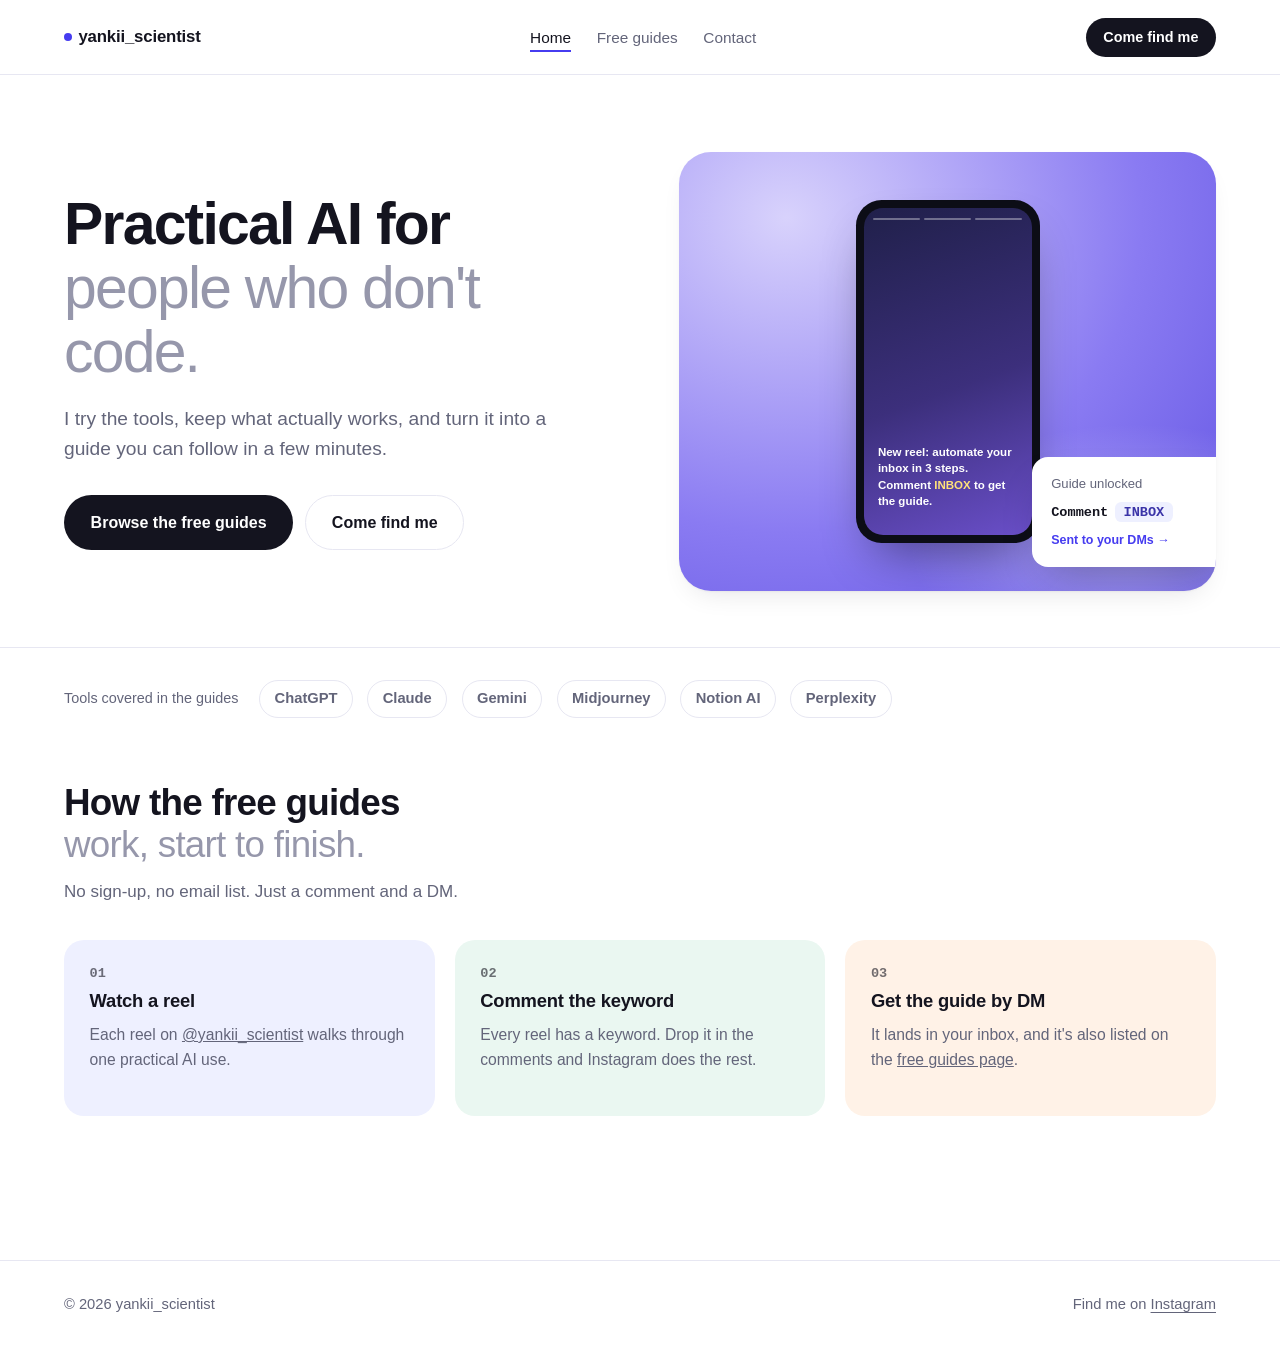
<file: index.html>
<!doctype html>
<html lang="en">
<head>
<meta charset="utf-8">
<meta name="viewport" content="width=device-width,initial-scale=1">
<meta name="color-scheme" content="light dark">
<title>yankii_scientist | Practical AI for non-coders</title>
<meta name="description" content="Practical AI for people who don't code. Short, plain-English guides you can use today.">
<link rel="icon" href="data:,">
<link rel="stylesheet" href="assets/style.css">
</head>
<body>
<a class="skip" href="#main">Skip to content</a>
<header class="site"><div class="wrap">
  <a class="logo" href="index.html"><span class="dot" aria-hidden="true"></span>yankii_scientist</a>
  <nav aria-label="Main"><ul>
    <li><a href="index.html" aria-current="page">Home</a></li>
    <li><a href="guides/index.html">Free guides</a></li>
    <li><a href="contact/index.html">Contact</a></li>
  </ul></nav>
  <a class="nav-cta" href="contact/index.html">Come find me</a>
</div></header>

<main id="main">
  <section class="hero">
    <div class="wrap">
      <div>
        <h1>Practical AI for<span class="soft">people who don't code.</span></h1>
        <p class="lead">I try the tools, keep what actually works, and turn it into a guide you can follow in a few minutes.</p>
        <div class="btns">
          <a class="pill solid" href="guides/index.html">Browse the free guides</a>
          <a class="pill outline" href="contact/index.html">Come find me</a>
        </div>
      </div>
      <div class="panel" aria-hidden="true">
        <div class="reel">
          <div class="screen">
            <div class="bars"><span></span><span></span><span></span></div>
            <p class="cap">New reel: automate your inbox in 3 steps.<br>Comment <b>INBOX</b> to get the guide.</p>
          </div>
        </div>
        <div class="card-float">
          <p>Guide unlocked</p>
          <div class="kwrow">Comment <b>INBOX</b></div>
          <div class="arrow">Sent to your DMs →</div>
        </div>
      </div>
    </div>
  </section>

  <section class="toolstrip">
    <div class="wrap">
      <span class="label">Tools covered in the guides</span>
      <span class="chip">ChatGPT</span><span class="chip">Claude</span><span class="chip">Gemini</span>
      <span class="chip">Midjourney</span><span class="chip">Notion AI</span><span class="chip">Perplexity</span>
    </div>
  </section>

  <section class="how">
    <div class="wrap">
      <div class="section-head reveal">
        <h2>How the free guides<span class="soft">work, start to finish.</span></h2>
        <p>No sign-up, no email list. Just a comment and a DM.</p>
      </div>
      <ol class="steps">
        <li class="step reveal"><span class="n">01</span><h3>Watch a reel</h3><p>Each reel on <a href="https://www.instagram.com/yankii_scientist/">@yankii_scientist</a> walks through one practical AI use.</p></li>
        <li class="step reveal"><span class="n">02</span><h3>Comment the keyword</h3><p>Every reel has a keyword. Drop it in the comments and Instagram does the rest.</p></li>
        <li class="step reveal"><span class="n">03</span><h3>Get the guide by DM</h3><p>It lands in your inbox, and it's also listed on the <a href="guides/index.html">free guides page</a>.</p></li>
      </ol>
    </div>
  </section>
</main>

<footer class="site"><div class="wrap">
  <span>&copy; <span id="yr">2026</span> yankii_scientist</span>
  <span>Find me on <a href="https://www.instagram.com/yankii_scientist/">Instagram</a></span>
</div></footer>
<script>document.getElementById('yr').textContent=new Date().getFullYear();</script>
<script src="assets/reveal.js"></script>
</body>
</html>
</file>
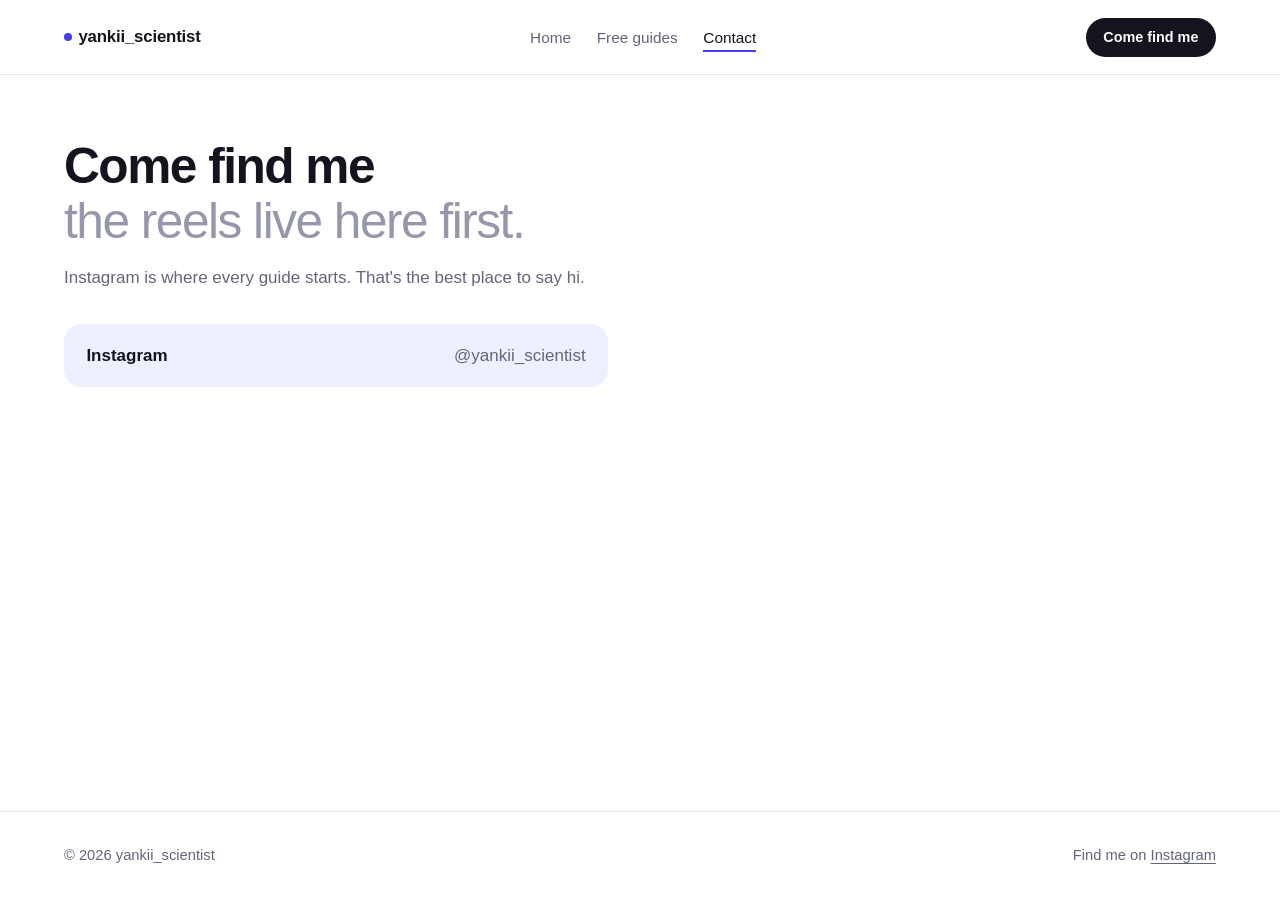
<file: contact/index.html>
<!doctype html>
<html lang="en">
<head>
<meta charset="utf-8">
<meta name="viewport" content="width=device-width,initial-scale=1">
<meta name="color-scheme" content="light dark">
<title>Contact | yankii_scientist</title>
<meta name="description" content="Come find me on Instagram and other places online.">
<link rel="icon" href="data:,">
<link rel="stylesheet" href="../assets/style.css">
</head>
<body>
<a class="skip" href="#main">Skip to content</a>
<header class="site"><div class="wrap">
  <a class="logo" href="../index.html"><span class="dot" aria-hidden="true"></span>yankii_scientist</a>
  <nav aria-label="Main"><ul>
    <li><a href="../index.html">Home</a></li>
    <li><a href="../guides/index.html">Free guides</a></li>
    <li><a href="../contact/index.html" aria-current="page">Contact</a></li>
  </ul></nav>
  <a class="nav-cta" href="../contact/index.html">Come find me</a>
</div></header>

<main id="main">
  <section class="page-head wrap">
    <h1>Come find me<span class="soft">the reels live here first.</span></h1>
    <p>Instagram is where every guide starts. That's the best place to say hi.</p>
    <ul class="find" id="find">
      <li><a href="https://www.instagram.com/yankii_scientist/"><span class="k">Instagram</span><span class="v">@yankii_scientist</span></a></li>
    </ul>
  </section>
</main>

<footer class="site"><div class="wrap">
  <span>&copy; <span id="yr">2026</span> yankii_scientist</span>
  <span>Find me on <a href="https://www.instagram.com/yankii_scientist/">Instagram</a></span>
</div></footer>
<script>document.getElementById('yr').textContent=new Date().getFullYear();</script>
<script src="contact.js"></script>
<script src="find.js"></script>
</body>
</html>
</file>
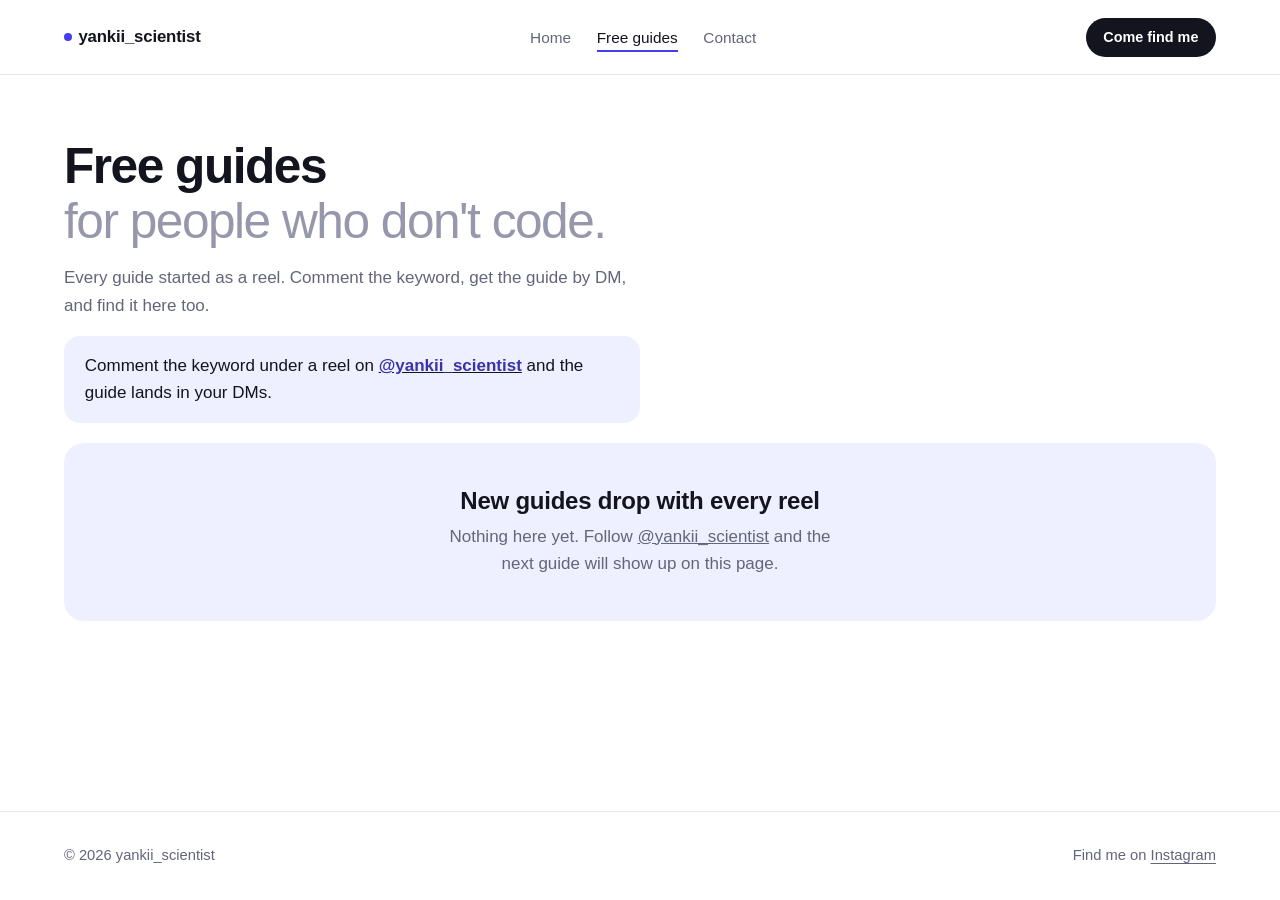
<file: guides/index.html>
<!doctype html>
<html lang="en">
<head>
<meta charset="utf-8">
<meta name="viewport" content="width=device-width,initial-scale=1">
<meta name="color-scheme" content="light dark">
<title>Free guides | yankii_scientist</title>
<meta name="description" content="Free, plain-English AI guides from the reels on @yankii_scientist. Filter by topic or AI tool.">
<link rel="icon" href="data:,">
<link rel="stylesheet" href="../assets/style.css">
</head>
<body>
<a class="skip" href="#main">Skip to content</a>
<header class="site"><div class="wrap">
  <a class="logo" href="../index.html"><span class="dot" aria-hidden="true"></span>yankii_scientist</a>
  <nav aria-label="Main"><ul>
    <li><a href="../index.html">Home</a></li>
    <li><a href="../guides/index.html" aria-current="page">Free guides</a></li>
    <li><a href="../contact/index.html">Contact</a></li>
  </ul></nav>
  <a class="nav-cta" href="../contact/index.html">Come find me</a>
</div></header>

<main id="main">
  <section class="page-head wrap">
    <h1>Free guides<span class="soft">for people who don't code.</span></h1>
    <p>Every guide started as a reel. Comment the keyword, get the guide by DM, and find it here too.</p>
    <div class="note"><p>Comment the keyword under a reel on <a href="https://www.instagram.com/yankii_scientist/"><b>@yankii_scientist</b></a> and the guide lands in your DMs.</p></div>
  </section>
  <section class="wrap" aria-label="Guide library">
    <div class="filters" id="filters" hidden>
      <label for="f-topic">Topic</label>
      <select id="f-topic"><option value="">All topics</option></select>
      <label for="f-tool">AI tool</label>
      <select id="f-tool"><option value="">All tools</option></select>
    </div>
    <p class="count" id="count" role="status" aria-live="polite" hidden></p>
    <ul class="grid" id="grid"></ul>
    <div class="empty" id="empty">
      <h2>New guides drop with every reel</h2>
      <p>Nothing here yet. Follow <a href="https://www.instagram.com/yankii_scientist/">@yankii_scientist</a> and the next guide will show up on this page.</p>
    </div>
    <div class="empty" id="nomatch" hidden>
      <h2>No guides match those filters</h2>
      <p>Try a different topic or tool, or reset both to see everything.</p>
    </div>
  </section>
</main>

<footer class="site"><div class="wrap">
  <span>&copy; <span id="yr">2026</span> yankii_scientist</span>
  <span>Find me on <a href="https://www.instagram.com/yankii_scientist/">Instagram</a></span>
</div></footer>
<script>document.getElementById('yr').textContent=new Date().getFullYear();</script>
<script src="guides.js"></script>
<script src="app.js"></script>
</body>
</html>
</file>
<file: assets/style.css>
:root{
  --bg:#ffffff; --bg-soft:#f6f6fb; --card:#ffffff; --ink:#14141f; --grey:#9697ab; --muted:#63657a;
  --line:#e7e7f2; --accent:#463cf0; --accent-ink:#ffffff;
  --panel-1:#d8d2fc; --panel-2:#8a7bf2; --panel-3:#5b4de0;
  --tint-a:#eef0ff; --tint-a-ink:#3b34a8;
  --tint-b:#eaf7f1; --tint-b-ink:#1f7a55;
  --tint-c:#fff2e7; --tint-c-ink:#a35a1f;
  --shadow:0 1px 2px rgba(20,20,31,.04), 0 12px 28px -12px rgba(20,20,31,.12);
  --font:-apple-system,"Segoe UI",Inter,Roboto,Helvetica,Arial,sans-serif;
  --mono:ui-monospace,"SF Mono",Menlo,Consolas,monospace;
}
@media (prefers-color-scheme:dark){
  :root{
    --bg:#0c0d16; --bg-soft:#13142280; --card:#151726; --ink:#f0f0f8; --grey:#797ba0; --muted:#a6a8c6;
    --line:#262845; --accent:#8b7dff; --accent-ink:#0c0d16;
    --panel-1:#2a2460; --panel-2:#40349a; --panel-3:#584bd4;
    --tint-a:#1a1c38; --tint-a-ink:#c2bcff;
    --tint-b:#122a22; --tint-b-ink:#6fdcac;
    --tint-c:#2a1e10; --tint-c-ink:#f2b876;
    --shadow:0 1px 2px rgba(0,0,0,.3), 0 12px 28px -12px rgba(0,0,0,.5);
  }
}
*{box-sizing:border-box}
html{scroll-behavior:smooth}
body{margin:0;background:var(--bg);color:var(--ink);font:400 1.0625rem/1.6 var(--font);min-height:100vh;display:flex;flex-direction:column;-webkit-font-smoothing:antialiased}
main{flex:1}
a{color:inherit}
:focus-visible{outline:2px solid var(--accent);outline-offset:3px;border-radius:4px}
.wrap{width:min(72rem,100% - 3rem);margin-inline:auto}
.skip{position:absolute;left:-999px;top:0;background:var(--ink);color:var(--bg);padding:.6rem 1rem;z-index:20}
.skip:focus{left:1rem;top:1rem}

/* Nav */
header.site{position:sticky;top:0;z-index:10;background:color-mix(in srgb, var(--bg) 88%, transparent);backdrop-filter:blur(10px);border-bottom:1px solid var(--line)}
header.site .wrap{display:flex;align-items:center;justify-content:space-between;gap:.75rem 1rem;padding-block:1.1rem;flex-wrap:wrap}
.logo{font:700 1.05rem/1 var(--font);letter-spacing:-.01em;text-decoration:none;display:flex;align-items:center;gap:.4rem}
.logo .dot{width:.5rem;height:.5rem;border-radius:50%;background:var(--accent);display:inline-block}
nav ul{display:flex;gap:1.6rem;list-style:none;margin:0;padding:0}
nav a{text-decoration:none;font-weight:500;font-size:.96rem;color:var(--muted);padding:.3rem 0;border-bottom:2px solid transparent}
nav a:hover{color:var(--ink)}
nav a[aria-current="page"]{color:var(--ink);border-color:var(--accent)}
.nav-cta{display:inline-flex;align-items:center;white-space:nowrap;padding:.5rem 1.1rem;border-radius:999px;background:var(--ink);color:var(--bg);font-weight:600;font-size:.9rem;text-decoration:none}
.nav-cta:hover{opacity:.85}
@media (max-width:560px){
  .nav-cta{display:none}
}

/* Footer */
footer.site{border-top:1px solid var(--line);margin-top:5rem;padding-block:2rem}
footer.site .wrap{display:flex;flex-wrap:wrap;justify-content:space-between;gap:.75rem 2rem;color:var(--muted);font-size:.92rem}
footer.site a{text-decoration:underline;text-underline-offset:3px}

/* Buttons */
.btns{display:flex;flex-wrap:wrap;gap:.75rem}
.pill{display:inline-flex;align-items:center;justify-content:center;padding:.85rem 1.6rem;border-radius:999px;font-weight:600;font-size:1rem;text-decoration:none;border:1px solid transparent;transition:transform .15s ease,opacity .15s ease}
.pill.solid{background:var(--ink);color:var(--bg)}
.pill.outline{background:transparent;color:var(--ink);border-color:var(--line)}
.pill:hover{transform:translateY(-1px);opacity:.9}
@media (prefers-reduced-motion:reduce){.pill:hover{transform:none}}

/* Hero */
.hero{padding-block:clamp(2.5rem,6vw,5rem) clamp(2rem,5vw,3.5rem)}
.hero .wrap{display:grid;grid-template-columns:1.05fr 1fr;gap:clamp(2rem,4vw,4rem);align-items:center}
.hero h1{font:600 clamp(2.6rem,4.6vw,3.9rem)/1.08 var(--font);letter-spacing:-.03em;margin:0 0 1.3rem}
.hero h1 .soft{display:block;color:var(--grey);font-weight:500}
.hero p.lead{font-size:1.2rem;line-height:1.55;color:var(--muted);max-width:32rem;margin:0 0 2rem}
.hero .btns{margin-bottom:0}

/* Hero visual: gradient panel with reel mock + guide card */
.panel{position:relative;border-radius:2rem;background:radial-gradient(120% 130% at 20% 15%,var(--panel-1),var(--panel-2) 55%,var(--panel-3) 100%);padding:clamp(2rem,4vw,3rem);min-height:22rem;display:flex;align-items:center;justify-content:center;overflow:hidden;box-shadow:var(--shadow)}
.panel::before{content:"";position:absolute;inset:0;background:radial-gradient(60% 40% at 85% 90%,rgba(255,255,255,.35),transparent 70%)}
.reel{position:relative;width:11.5rem;background:#0c0d16;border-radius:1.6rem;padding:.5rem;box-shadow:0 25px 50px -18px rgba(0,0,0,.45);z-index:1}
.reel .screen{background:linear-gradient(160deg,#20204a,#3c2f7c 55%,#6a4fc9);border-radius:1.2rem;aspect-ratio:9/17.5;position:relative;overflow:hidden;display:flex;flex-direction:column;justify-content:flex-end;padding:.9rem}
.reel .bars{position:absolute;top:.6rem;left:.6rem;right:.6rem;display:flex;gap:.25rem}
.reel .bars span{height:2px;flex:1;background:rgba(255,255,255,.35);border-radius:2px}
.reel .cap{color:#fff;font-size:.72rem;line-height:1.4;font-weight:600}
.reel .cap b{color:#ffe27a}
.card-float{position:absolute;right:-1rem;bottom:1.5rem;background:var(--card);color:var(--ink);border-radius:1rem;padding:1rem 1.2rem;box-shadow:0 20px 40px -16px rgba(20,20,31,.35);width:12.5rem;z-index:2}
.card-float p{margin:0;font-size:.82rem;color:var(--muted)}
.card-float .kwrow{display:flex;align-items:center;gap:.4rem;margin-top:.5rem;font:700 .85rem var(--mono)}
.card-float .kwrow b{background:var(--tint-a);color:var(--tint-a-ink);padding:.15rem .55rem;border-radius:.4rem}
.card-float .arrow{margin-top:.55rem;font-size:.78rem;font-weight:600;color:var(--accent)}

/* Tool strip */
.toolstrip{padding-block:2rem 3rem;border-top:1px solid var(--line)}
.toolstrip .wrap{display:flex;flex-wrap:wrap;align-items:center;gap:.9rem}
.toolstrip .label{color:var(--muted);font-size:.9rem;margin-right:.4rem}
.chip{font-size:.92rem;font-weight:600;color:var(--muted);padding:.4rem .9rem;border:1px solid var(--line);border-radius:999px}

/* Section heading */
.section-head{max-width:34rem;margin-bottom:2.2rem}
.section-head h2{font:600 clamp(1.7rem,3vw,2.3rem)/1.15 var(--font);letter-spacing:-.02em;margin:0}
.section-head h2 .soft{color:var(--grey);display:block;font-weight:500}
.section-head p{color:var(--muted);margin:.7rem 0 0}

/* Feature / how-it-works cards */
.how{padding-block:1rem 4rem}
.steps{list-style:none;margin:0;padding:0;display:grid;gap:1.25rem;grid-template-columns:repeat(3,1fr)}
.step{border-radius:1.25rem;padding:1.6rem;background:var(--tint-a);min-height:11rem;display:flex;flex-direction:column;gap:.6rem}
.step:nth-child(2){background:var(--tint-b)}
.step:nth-child(3){background:var(--tint-c)}
.step .n{font:700 .85rem var(--mono);opacity:.6}
.step h3{margin:0;font:600 1.15rem var(--font);letter-spacing:-.01em}
.step p{margin:0;color:var(--muted);font-size:.98rem}

/* Reveal on scroll */
.reveal{opacity:0;transform:translateY(14px);transition:opacity .6s ease,transform .6s ease}
.reveal.in{opacity:1;transform:none}
@media (prefers-reduced-motion:reduce){.reveal{opacity:1;transform:none;transition:none}}

/* Page head (guides/contact) */
.page-head{padding-block:clamp(2.5rem,6vw,4rem) 1.25rem}
.page-head h1{font:600 clamp(2.1rem,5vw,3.1rem)/1.1 var(--font);letter-spacing:-.03em;margin:0 0 1rem}
.page-head h1 .soft{display:block;color:var(--grey);font-weight:500}
.page-head p{max-width:36rem;color:var(--muted);margin:0 0 1.1rem}
.note{background:var(--tint-a);color:var(--ink);border-radius:1rem;padding:1rem 1.3rem;max-width:36rem}
.note p{margin:0;color:var(--ink)}
.note b{color:var(--tint-a-ink)}

/* Guides filters + grid */
.filters{display:flex;flex-wrap:wrap;gap:.6rem;margin-block:2rem 1.5rem}
.filters label{font-size:.85rem;color:var(--muted);align-self:center;margin-right:.2rem}
.filters select{padding:.55rem 1rem;font:600 .92rem var(--font);color:var(--ink);background:var(--card);border:1px solid var(--line);border-radius:999px;appearance:none;cursor:pointer}
.grid{list-style:none;margin:0;padding:0;display:grid;gap:1.1rem;grid-template-columns:repeat(auto-fill,minmax(17rem,1fr))}
.gcard{background:var(--tint-a);border-radius:1.25rem;padding:1.4rem;display:flex;flex-direction:column;gap:.75rem;height:100%;transition:transform .18s ease,box-shadow .18s ease}
.grid li:nth-child(3n+2) .gcard{background:var(--tint-b)}
.grid li:nth-child(3n+3) .gcard{background:var(--tint-c)}
.gcard:hover{transform:translateY(-3px);box-shadow:var(--shadow)}
@media (prefers-reduced-motion:reduce){.gcard:hover{transform:none}}
.gcard h3{font:600 1.2rem/1.25 var(--font);letter-spacing:-.01em;margin:0}
.gcard p{margin:0;color:var(--muted);font-size:.98rem;flex:1}
.tags{display:flex;flex-wrap:wrap;gap:.4rem}
.tag{font-size:.8rem;font-weight:600;padding:.2rem .65rem;border-radius:999px;background:var(--card);color:var(--muted)}
.kw{font:700 .88rem var(--mono);color:var(--muted)}
.kw b{background:var(--card);color:var(--ink);padding:.12rem .5rem;border-radius:.4rem}
.gcard a.get{font-weight:600;color:var(--accent);text-decoration:none}
.gcard a.get:hover{text-decoration:underline}
.empty{border-radius:1.25rem;padding:2.75rem 1.5rem;text-align:center;background:var(--tint-a)}
.empty h2{font:600 1.5rem var(--font);letter-spacing:-.01em;margin:0 0 .5rem}
.empty p{margin:0 auto;max-width:26rem;color:var(--muted)}
[hidden]{display:none!important}
.count{color:var(--muted);font-size:.92rem;margin:0 0 1rem}

/* Contact */
.find{list-style:none;margin:2rem 0 0;padding:0;display:grid;gap:.9rem;max-width:34rem}
.find a{display:flex;justify-content:space-between;align-items:center;gap:1rem;padding:1.15rem 1.4rem;background:var(--tint-a);border-radius:1.1rem;text-decoration:none;transition:transform .18s ease}
.find a:hover{transform:translateY(-2px)}
@media (prefers-reduced-motion:reduce){.find a:hover{transform:none}}
.find .k{font-weight:600}
.find .v{color:var(--muted);overflow-wrap:anywhere;text-align:right}

@media (max-width:860px){
  .hero .wrap{grid-template-columns:1fr}
  .panel{order:-1}
  .steps{grid-template-columns:1fr}
}
</file>
